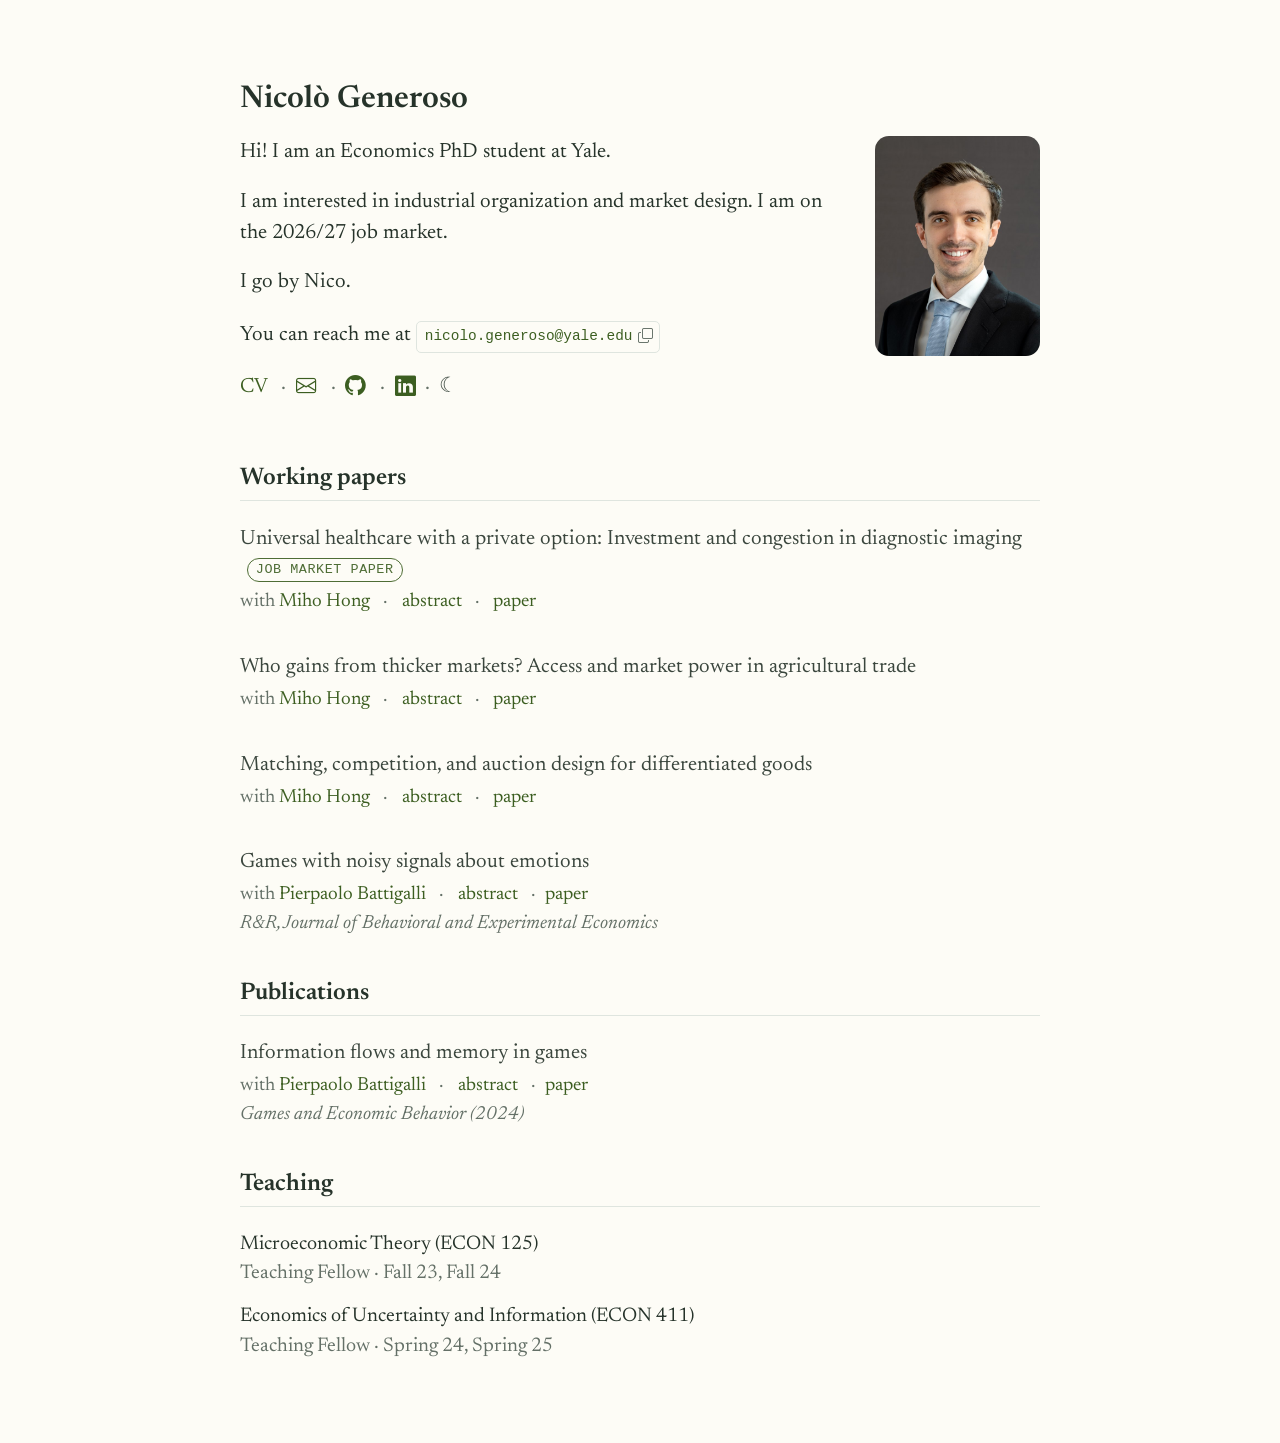
<file: index.html>
<!DOCTYPE html>
<html xmlns="http://www.w3.org/1999/xhtml" lang="en" xml:lang="en"><head>

<meta charset="utf-8">
<meta name="generator" content="quarto-1.11.9">

<meta name="viewport" content="width=device-width, initial-scale=1.0, user-scalable=yes">


<title>Nicolò Generoso</title>
<style>
/* Default styles provided by pandoc.
** See https://pandoc.org/MANUAL.html#variables-for-html for config info.
*/
span.smallcaps{font-variant: small-caps;}
div.columns{display: flex; gap: 1.5em;}
div.column{flex: auto;}
@media screen {
div.columns{gap: min(4vw, 1.5em);}
div.column{overflow-x: auto;}
}
div.hanging-indent{margin-left: 1.5em; text-indent: -1.5em;}
ul.task-list{list-style: none;}
ul.task-list li input[type="checkbox"] {
  width: 0.8em;
  margin: 0 0.8em 0.2em -1em; /* quarto-specific, see https://github.com/quarto-dev/quarto-cli/issues/4556 */ 
  vertical-align: middle;
}
</style>


<script src="site_libs/quarto-nav/quarto-nav.js"></script>
<link href="./pictures/favicon.svg" rel="icon" type="image/svg+xml">
<script src="site_libs/clipboard/clipboard.min.js"></script>
<script src="site_libs/quarto-html/quarto.js" type="module"></script>
<script src="site_libs/quarto-html/tabsets/tabsets.js" type="module"></script>
<script src="site_libs/quarto-html/scrollable-regions/scrollable-regions.js" type="module"></script>
<script src="site_libs/quarto-html/popper.min.js"></script>
<script src="site_libs/quarto-html/tippy.umd.min.js"></script>
<link href="site_libs/quarto-html/tippy.css" rel="stylesheet">
<link href="site_libs/quarto-html/quarto-syntax-highlighting-63b5708e65d6cd79cd7618c58d0c21e7.css" rel="stylesheet" class="quarto-color-scheme" id="quarto-text-highlighting-styles">
<link href="site_libs/quarto-html/quarto-syntax-highlighting-dark-447e42e69aaa9833c0ba1b986f430b20.css" rel="stylesheet" class="quarto-color-scheme quarto-color-alternate" id="quarto-text-highlighting-styles">
<link href="site_libs/quarto-html/quarto-syntax-highlighting-63b5708e65d6cd79cd7618c58d0c21e7.css" rel="stylesheet" class="quarto-color-scheme-extra" id="quarto-text-highlighting-styles">
<script src="site_libs/bootstrap/bootstrap.min.js"></script>
<link href="site_libs/bootstrap/bootstrap-icons.css" rel="stylesheet">
<link href="site_libs/bootstrap/bootstrap-d9247e4441fc65e5bd73f63fcaae32f0.min.css" rel="stylesheet" append-hash="true" class="quarto-color-scheme" id="quarto-bootstrap" data-mode="light">
<link href="site_libs/bootstrap/bootstrap-dark-b52200866a8586ec9ebaf56d2b19a6f0.min.css" rel="stylesheet" append-hash="true" class="quarto-color-scheme quarto-color-alternate" id="quarto-bootstrap" data-mode="dark">
<link href="site_libs/bootstrap/bootstrap-d9247e4441fc65e5bd73f63fcaae32f0.min.css" rel="stylesheet" append-hash="true" class="quarto-color-scheme-extra" id="quarto-bootstrap" data-mode="light">
<script id="quarto-search-options" type="application/json">{
  "language": {
    "search-no-results-text": "No results",
    "search-matching-documents-text": "matching documents",
    "search-copy-link-title": "Copy link to search",
    "search-hide-matches-text": "Hide additional matches",
    "search-more-match-text": "more match in this document",
    "search-more-matches-text": "more matches in this document",
    "search-clear-button-title": "Clear",
    "search-text-placeholder": "",
    "search-detached-cancel-button-title": "Cancel",
    "search-submit-button-title": "Submit",
    "search-label": "Search"
  }
}</script>
<link rel="preconnect" href="https://fonts.googleapis.com">
<link rel="preconnect" href="https://fonts.gstatic.com" crossorigin="">
<link rel="stylesheet" href="https://fonts.googleapis.com/css2?family=Newsreader:ital,opsz,wght@0,6..72,400;0,6..72,500;0,6..72,600;1,6..72,400&amp;display=swap">
<script defer="" src="https://cloud.umami.is/script.js" data-website-id="1cf268b5-c67c-42d9-b3e4-33e1480171d0">
</script>


</head>

<body class="quarto-light"><a id="quarto-skip-link" class="visually-hidden-focusable" href="#quarto-document-content">Skip to main content</a><script id="quarto-html-before-body" type="application/javascript">
    const toggleBodyColorMode = (bsSheetEl) => {
      const mode = bsSheetEl.getAttribute("data-mode");
      const bodyEl = window.document.querySelector("body");
      if (mode === "dark") {
        bodyEl.classList.add("quarto-dark");
        bodyEl.classList.remove("quarto-light");
      } else {
        bodyEl.classList.add("quarto-light");
        bodyEl.classList.remove("quarto-dark");
      }
    }
    const toggleBodyColorPrimary = () => {
      const bsSheetEl = window.document.querySelector("link#quarto-bootstrap:not([rel=disabled-stylesheet])");
      if (bsSheetEl) {
        toggleBodyColorMode(bsSheetEl);
      }
    }
    const setColorSchemeToggle = (alternate) => {
      const toggles = window.document.querySelectorAll('.quarto-color-scheme-toggle');
      for (let i=0; i < toggles.length; i++) {
        const toggle = toggles[i];
        if (toggle) {
          toggle.setAttribute("aria-checked", alternate ? "true" : "false");
          if (alternate) {
            toggle.classList.add("alternate");
          } else {
            toggle.classList.remove("alternate");
          }
        }
      }
    };
    const toggleColorMode = (alternate) => {
      // Switch the stylesheets
      const primaryStylesheets = window.document.querySelectorAll('link.quarto-color-scheme:not(.quarto-color-alternate)');
      const alternateStylesheets = window.document.querySelectorAll('link.quarto-color-scheme.quarto-color-alternate');
      manageTransitions('#quarto-margin-sidebar .nav-link', false);
      if (alternate) {
        // note: dark is layered on light, we don't disable primary!
        enableStylesheet(alternateStylesheets);
        for (const sheetNode of alternateStylesheets) {
          if (sheetNode.id === "quarto-bootstrap") {
            toggleBodyColorMode(sheetNode);
          }
        }
      } else {
        disableStylesheet(alternateStylesheets);
        enableStylesheet(primaryStylesheets)
        toggleBodyColorPrimary();
      }
      manageTransitions('#quarto-margin-sidebar .nav-link', true);
      // Switch the toggles
      setColorSchemeToggle(alternate)
    }
    // Hack to workaround the fact that safari doesn't
    // properly recolor the scrollbar when toggling (#1455).
    // Not run on load: stylesheets are set before first paint there, and
    // scrolling would undo the scroll to a URL fragment (#14973).
    // The one pixel nudge keeps the reader where they were.
    const refreshSafariScrollbar = () => {
      if (navigator.userAgent.indexOf('Safari') > 0 && navigator.userAgent.indexOf('Chrome') == -1) {
        manageTransitions("body", false);
        const scrollY = window.scrollY;
        window.scrollTo(0, scrollY > 0 ? scrollY - 1 : 1);
        setTimeout(() => {
          window.scrollTo(0, scrollY);
          manageTransitions("body", true);
        }, 40);
      }
    }
    const disableStylesheet = (stylesheets) => {
      for (let i=0; i < stylesheets.length; i++) {
        const stylesheet = stylesheets[i];
        stylesheet.rel = 'disabled-stylesheet';
      }
    }
    const enableStylesheet = (stylesheets) => {
      for (let i=0; i < stylesheets.length; i++) {
        const stylesheet = stylesheets[i];
        if(stylesheet.rel !== 'stylesheet') { // for Chrome, which will still FOUC without this check
          stylesheet.rel = 'stylesheet';
        }
      }
    }
    const manageTransitions = (selector, allowTransitions) => {
      const els = window.document.querySelectorAll(selector);
      for (let i=0; i < els.length; i++) {
        const el = els[i];
        if (allowTransitions) {
          el.classList.remove('notransition');
        } else {
          el.classList.add('notransition');
        }
      }
    }
    const isFileUrl = () => {
      return window.location.protocol === 'file:';
    }
    const hasAlternateSentinel = () => {
      let styleSentinel = getColorSchemeSentinel();
      if (styleSentinel !== null) {
        return styleSentinel === "alternate";
      } else {
        return false;
      }
    }
    const setStyleSentinel = (alternate) => {
      const value = alternate ? "alternate" : "default";
      if (!isFileUrl()) {
        window.localStorage.setItem("quarto-color-scheme", value);
      } else {
        localAlternateSentinel = value;
      }
    }
    const getColorSchemeSentinel = () => {
      if (!isFileUrl()) {
        const storageValue = window.localStorage.getItem("quarto-color-scheme");
        return storageValue != null ? storageValue : localAlternateSentinel;
      } else {
        return localAlternateSentinel;
      }
    }
    const toggleGiscusIfUsed = (isAlternate, darkModeDefault) => {
      const baseTheme = document.querySelector('#giscus-base-theme')?.value ?? 'light';
      const alternateTheme = document.querySelector('#giscus-alt-theme')?.value ?? 'dark';
      let newTheme = '';
      if(authorPrefersDark) {
        newTheme = isAlternate ? baseTheme : alternateTheme;
      } else {
        newTheme = isAlternate ? alternateTheme : baseTheme;
      }
      const changeGiscusTheme = () => {
        // From: https://github.com/giscus/giscus/issues/336
        const sendMessage = (message) => {
          const iframe = document.querySelector('iframe.giscus-frame');
          if (!iframe) return;
          iframe.contentWindow.postMessage({ giscus: message }, 'https://giscus.app');
        }
        sendMessage({
          setConfig: {
            theme: newTheme
          }
        });
      }
      const isGiscussLoaded = window.document.querySelector('iframe.giscus-frame') !== null;
      if (isGiscussLoaded) {
        changeGiscusTheme();
      }
    };
    const authorPrefersDark = false;
    const darkModeDefault = authorPrefersDark;
      document.querySelector('link#quarto-text-highlighting-styles.quarto-color-scheme-extra').rel = 'disabled-stylesheet';
      document.querySelector('link#quarto-bootstrap.quarto-color-scheme-extra').rel = 'disabled-stylesheet';
    let localAlternateSentinel = darkModeDefault ? 'alternate' : 'default';
    // Dark / light mode switch
    window.quartoToggleColorScheme = () => {
      // Read the current dark / light value
      let toAlternate = !hasAlternateSentinel();
      toggleColorMode(toAlternate);
      refreshSafariScrollbar();
      setStyleSentinel(toAlternate);
      toggleGiscusIfUsed(toAlternate, darkModeDefault);
      window.dispatchEvent(new Event('resize'));
    };
    // Switch to dark mode if need be
    if (hasAlternateSentinel()) {
      toggleColorMode(true);
    } else {
      toggleColorMode(false);
    }
  </script>

<div id="quarto-search-results"></div>
<!-- content -->
<div id="quarto-content" class="quarto-container page-columns page-rows-contents page-layout-full">
<!-- sidebar -->
<!-- margin-sidebar -->
    
<!-- main -->
<main class="content column-page" id="quarto-document-content" tabindex="-1">


<header id="title-block-header" class="quarto-title-block default">
<div class="quarto-title">
<h1 class="title">Nicolò Generoso</h1>
</div>



<div class="quarto-title-meta column-page">

    
  
    
  </div>
  


</header>


<div class="home">
<div class="bio">
<section id="nicolò-generoso" class="level1 bio-text">
<h1>Nicolò Generoso</h1>
<p>Hi! I am an Economics PhD student at Yale.</p>
<p>I am interested in industrial organization and market design. I am on the 2026/27 job market.</p>
<p>I go by Nico.</p>
<!-- Copy-able email box -->
<div class="email-line">
<p>You can reach me at <span class="email-copy" data-email="nicolo.generoso@yale.edu" title="Click to copy"><code class="email-copy-addr">nicolo.generoso@yale.edu</code><button type="button" class="email-copy-btn" aria-label="Copy email address"><i class="bi bi-copy"></i></button></span></p>
</div>
<div class="linkrow">
<!-- CV · email · GitHub · LinkedIn -->
<p><a href="./Generoso_Nicolo_CV.pdf" data-umami-event="cv-click">CV</a> <a href="mailto:nicolo.generoso@yale.edu"><i class="bi bi-envelope"></i></a> <a href="https://github.com/nicologeneroso" title="GitHub"><i class="bi bi-github"></i></a> <a href="https://www.linkedin.com/in/ngeneroso" title="LinkedIn"><i class="bi bi-linkedin"></i></a></p>
</div>
</section>
<p><img src="pictures/picture.jpg" class="bio-photo" alt="Nicolò Generoso"></p>
</div>
<div class="research-area">
<section id="working-papers" class="level2">
<h2 data-anchor-id="working-papers">Working papers</h2>
<section id="universal-healthcare-with-a-private-option-investment-and-congestion-in-diagnostic-imaging-job-market-paper" class="level4">
<h4 data-anchor-id="universal-healthcare-with-a-private-option-investment-and-congestion-in-diagnostic-imaging-job-market-paper">Universal healthcare with a private option: Investment and congestion in diagnostic imaging <span class="tag">Job Market Paper</span></h4>
<div class="paper-meta">
  with <a href="https://sites.google.com/view/mihohong">Miho Hong</a>
  <span class="paper-inline-links">
    <button class="abstract-toggle" type="button">
      abstract
    </button>
    <a href="./papers/Generoso_JMP.pdf" target="_blank" rel="noopener" data-umami-event="paper-click" data-umami-event-paper="hosp">
     paper
    </a>
  </span>
</div>
<div class="paper">
  <div class="abs-body">
    We study patient welfare, capacity investment, and wait times in a universal healthcare system where patients can either wait for publicly funded care or pay for faster private treatment. Allowing private-pay care can stimulate capacity investment and relieve public queues, but market power can distort prices and the allocation of treatment. We build a model of patient choice, wait times, pricing, and capacity investment. Estimation combines administrative data on publicly funded care and scraped private prices and appointment availability. We find that patients have heterogeneous preferences for timely care. Moreover, pricing and capacity choices affect equilibrium wait times, but profit-maximizing providers do not internalize the resulting congestion externality. The socially efficient allocation would lower private prices and expand capacity. Disallowing private-pay care would reduce patient welfare through the loss of sorting on willingness to pay for timeliness, increased congestion in public queues, and reduced capacity investment. Attaining the status quo welfare under public-only provision would require a 35%-higher public budget to fund additional publicly provided capacity. Private-pay care benefits patients in nearly all urgency, age, and income groups, including those unlikely to use it themselves, who gain from reduced congestion in public queues.
  </div>
</div>
</section>
<section id="who-gains-from-thicker-markets-access-and-market-power-in-agricultural-trade" class="level4">
<h4 data-anchor-id="who-gains-from-thicker-markets-access-and-market-power-in-agricultural-trade">Who gains from thicker markets? Access and market power in agricultural trade</h4>
<div class="paper-meta">
  with <a href="https://sites.google.com/view/mihohong">Miho Hong</a>
  <span class="paper-inline-links">
    <button class="abstract-toggle" type="button">
      abstract
    </button>
    <a href="https://yaleedu-my.sharepoint.com/:b:/g/personal/miho_hong_yale_edu/IQB1rAJgQHHjTIN65BzzCVspAVWG55E32OWhJNqFFbaRzR0" data-umami-event="paper-click" data-umami-event-paper="thickenss">
     paper
    </a>
  </span>
</div>
<div class="paper">
  <div class="abs-body">
    We study how the organization of trade affects efficiency and surplus division in South Korea's agricultural wholesale markets, where farmers transport and sell produce through auction houses to buyers. Integrating fragmented trading pools can improve match quality and limit market power on both sides. However, it can also discourage participation and strengthen auction houses' fee-setting power. Consolidating trade in fewer locations can also raise transportation costs. We develop a model of farmer sorting, bidder participation, spot-market trade, downstream sales, and auction house fee setting. We use detailed fresh-produce auction records from 2016-2023 to estimate the model. On the seller side, we construct a panel of farmers' shipment choices under varying competitive environments shaped by exogenous harvest patterns, which identifies their sensitivity to distance and price. On the buyer side, optimal participation conditions identify bidder markdowns. We combine these markdowns with auction prices to identify match values created from trade as a flexible function of supply and bidder counts. Estimates show that match quality increases substantially with the number of participating bidders, especially for crops with more within-crop varieties. Yet neither side of the market fully internalizes these gains because of bidder market power and matching benefits that accrue to other participants; counterfactuals show that removing these distortions, as well as auction house market power, would raise total surplus by 27%. Nevertheless, we find that even with such distortions, integrating co-located auction houses---under the existing cap on auction house fees---would have a larger welfare effect (+40%), with farmers capturing roughly 41% of the increase. Finally, we show that consolidating niche market locations into regional hubs can raise total surplus despite higher transport costs.
  </div>
</div>
</section>
<section id="matching-competition-and-auction-design-for-differentiated-goods" class="level4">
<h4 data-anchor-id="matching-competition-and-auction-design-for-differentiated-goods">Matching, competition, and auction design for differentiated goods</h4>
<div class="paper-meta">
  with <a href="https://sites.google.com/view/mihohong">Miho Hong</a>
  <span class="paper-inline-links">
    <button class="abstract-toggle" type="button">abstract
    </button>
    <a href="./papers/Generoso_Hong_peaches.pdf" target="_blank" rel="noopener" data-umami-event="paper-click" data-umami-event-paper="peaches">
     paper
    </a>
  </span>
</div>
<div class="paper">
  <div class="abs-body">
    Allocation of differentiated goods to buyers with heterogeneous tastes introduces a tradeoff between efficient product-buyer matching and competition between buyers. Separate auctions improve matching by letting buyers target preferred items but thin competition, while pooling differentiated objects increases competition at the expense of match quality. We quantify this tradeoff in wholesale peach auctions in South Korea, where hundreds of lots are auctioned sequentially each day. We document bidder-variety sorting in auction participation and estimate a model of sequential auctions with multi-unit bidder demand, heterogeneous latent tastes for varieties, and selective entry. The estimates reveal heterogeneity in both relative valuations and willingness to bid across varieties. Revenue-maximizing schemes pool varieties that attract different bidders while preserving the horizontal differentiation most valuable for matching. These schemes would raise revenue by 4.8-7.5%, with effects on efficiency ranging from a 2.2% loss to a 0.5% gain. The status quo is typically dominated by pooling schemes that would improve both revenue and match value. Supply composition changes the balance between participation gains and matching losses, and an index of these forces closely predicts the resulting revenue ranking of pooling schemes.
  </div>
</div>
</section>
<section id="games-with-noisy-signals-about-emotions" class="level4">
<h4 data-anchor-id="games-with-noisy-signals-about-emotions">Games with noisy signals about emotions</h4>
<div class="paper-meta">
  with <a href="https://www.unibocconi.it/en/faculty/pierpaolo-battigalli">Pierpaolo Battigalli</a>
  <span class="paper-inline-links">
    <button class="abstract-toggle" type="button">abstract</button>
    <a href="https://igier.unibocconi.eu/sites/default/files/media/publication/719_1.pdf?_gl=1*1jtf5vg*_up*MQ..*_ga*NTMwMTM5NjE3LjE3OTAwMjg2MzU.*_ga_BV13NTT085*czE3OTAwMjg2MzQkbzEkZzEkdDE3OTAwMjg2NTMkajQxJGwwJGgw">paper</a>
  </span>
  <br>
  <span class="venue"><em>R&amp;R, Journal of Behavioral and Experimental Economics</em></span>
</div>
<div class="paper">
  <div class="abs-body">
    We formalize a novel framework allowing for the observation of noisy signals about co-players' emotions, or states of mind. Insofar as the latter are belief-dependent, such feedback allows players to draw inferences informing their strategic thinking. First, we give a definition of players' rationality: we require that rational players hold coherent beliefs, that they update their beliefs consistently with the evidence and according to Bayes rule, that they plan optimally, and that they implement their plans. Under mild and reasonable technical assumptions, we prove that the set of states of the world in which a player is rational is an event (a Borel set). Second, we analyze players' strategic reasoning adapting the strong rationalizability solution concept, and we give its epistemic justification in terms of players' rationality and interactive beliefs. The "forward-induction" reasoning entailed by such solution allows players to make inferences about their co-players' beliefs, private information, and future, or past and unobserved behavior based on the behavioral and emotional feedback they obtain as the game unfolds. We illustrate our framework with a signaling-like example, showing that the possibility of betraying lies, e.g., by blushing, may incentivize truth-telling.
  </div>
</div>
</section>
</section>
<section id="publications" class="level2">
<h2 data-anchor-id="publications">Publications</h2>
<section id="information-flows-and-memory-in-games" class="level4">
<h4 data-anchor-id="information-flows-and-memory-in-games">Information flows and memory in games</h4>
<div class="paper-meta">
  with <a href="https://www.unibocconi.it/en/faculty/pierpaolo-battigalli">Pierpaolo Battigalli</a>
  <span class="paper-inline-links">
    <button class="abstract-toggle" type="button">abstract</button>
    <a href="https://doi.org/10.1016/j.geb.2024.03.018">paper</a>
  </span>
  <br>
  <span class="venue"><em>Games and Economic Behavior</em> (2024)</span>
</div>
<div class="paper">
  <div class="abs-body">
    The standard extensive-form partitional representation of information in sequential games fails to distinguish the description of the rules of interaction from the description of players' personal traits. Indeed, this representation does not model how the information given to players as per the rules of the game blends with players' cognitive abilities. We propose a representation of sequential games that explicitly describes the flow of information accruing to players rather than the stock of information retained by players encoded in information partitions. Then, we add a game-independent description of players' mnemonic abilities. If players have perfect memory, our flow representation gives rise to information partitions satisfying the perfect recall property, but different combinations of information flows and players' mnemonic abilities may induce the same information partitions. We show how to use our framework to explicitly model a wide array of cognitive limitations and embed them in the representation of game situations.
  </div>
</div>
</section>
</section>
<section id="teaching" class="level2">
<h2 data-anchor-id="teaching">Teaching</h2>
<div class="teaching-list">
<ul>
<li>Microeconomic Theory (ECON 125) <span class="course-meta">Teaching Fellow · Fall 23, Fall 24</span></li>
<li>Economics of Uncertainty and Information (ECON 411) <span class="course-meta">Teaching Fellow · Spring 24, Spring 25</span></li>
</ul>
</div>
</section>
</div>
</div>
<script>
document.addEventListener('DOMContentLoaded', function () {
  var row = document.querySelector('.linkrow p') || document.querySelector('.linkrow');
  if (!row) return;
  var toggle = document.querySelector('.quarto-color-scheme-toggle');
  if (!toggle) {
    toggle = document.createElement('a');
    toggle.className = 'quarto-color-scheme-toggle';
    toggle.href = '';
    toggle.title = 'Toggle dark mode';
    toggle.onclick = function () { try { window.quartoToggleColorScheme(); } catch (e) {} return false; };
    var i = document.createElement('i');
    i.className = 'bi';
    toggle.appendChild(i);
  }
  // muted "·" separating the links from the toggle
  var sep = document.createElement('span');
  sep.className = 'linkrow-sep';
  sep.textContent = '·';
  row.appendChild(sep);
  row.appendChild(toggle);
});
</script>
<script>
document.querySelectorAll('.abstract-toggle').forEach(function (button) {
  button.addEventListener('click', function () {
    button.classList.toggle('is-open');
  });
});
</script>
<script>
// Make the email copy-able:
(function () {
  var box = document.querySelector('.email-copy');
  if (!box) return;
  var icon = box.querySelector('.email-copy-btn i');
  var addr = box.querySelector('.email-copy-addr');
  var timer;

  // Fall back to the old select+execCommand 
  function copyText(text) {
    if (navigator.clipboard && window.isSecureContext) {
      return navigator.clipboard.writeText(text);
    }
    return new Promise(function (resolve, reject) {
      var ta = document.createElement('textarea');
      ta.value = text;
      ta.setAttribute('readonly', '');
      ta.style.position = 'fixed';
      ta.style.opacity = '0';
      document.body.appendChild(ta);
      ta.select();
      var ok = false;
      try { ok = document.execCommand('copy'); } catch (e) { ok = false; }
      document.body.removeChild(ta);
      ok ? resolve() : reject();
    });
  }

  // Swap the copy icon for another one for a moment, then revert it
  function flash(iconClass, tip, ms) {
    icon.className = iconClass;
    box.title = tip;
    box.classList.add('is-copied');
    clearTimeout(timer);
    timer = setTimeout(function () {
      icon.className = 'bi bi-copy';
      box.title = 'Click to copy';
      box.classList.remove('is-copied');
    }, ms);
  }

  box.addEventListener('click', function () {
    copyText(box.dataset.email).then(function () {
      flash('bi bi-check2', 'Copied!', 1800);
    }).catch(function () {
      var range = document.createRange();
      range.selectNodeContents(addr);
      var sel = window.getSelection();
      sel.removeAllRanges();
      sel.addRange(range);
      flash('bi bi-exclamation-circle', 'Press Ctrl+C to copy', 2600);
    });
  });
})();
</script>



</main> <!-- /main -->
<script id="quarto-html-after-body" type="application/javascript">
  window.document.addEventListener("DOMContentLoaded", function (event) {
    // Ensure there is a toggle, if there isn't float one in the top right
    if (window.document.querySelector('.quarto-color-scheme-toggle') === null) {
      const toggle = window.document.createElement('button');
      toggle.type = "button";
      toggle.setAttribute("role", "switch");
      toggle.setAttribute("aria-checked", "false");
      toggle.classList.add('top-right');
      toggle.classList.add('quarto-color-scheme-toggle');
      toggle.setAttribute("aria-label", "Toggle dark mode");
      toggle.onclick = function() { try { window.quartoToggleColorScheme(); } catch {} return false; };
      const i = window.document.createElement("i");
      i.classList.add('bi');
      toggle.appendChild(i);
      // Put the toggle in a landmark of its own, so that landmark navigation
      // can reach it.
      //
      // The container is always a fresh direct child of body, and the toggle is
      // never moved into page furniture that the theme or the author controls.
      // The toggle is positioned against the page, so any ancestor that
      // establishes a containing block captures it: a positioned element or a
      // grid for position: absolute, and transform, filter, will-change or
      // contain for position: fixed. A direct child of body has none of these
      // to inherit, and the shift when one appears is silent and visual.
      //
      // ARIA says a document should have at most one banner, and axe reports a
      // duplicate whether or not the banners carry distinct labels. So use a
      // header when the page has no banner yet, and a named region otherwise.
      //
      // A header is a banner wherever it sits, unless it is inside sectioning
      // content, so this cannot just look at the children of body: a custom
      // page layout wraps the title block header in a plain div. An explicit
      // role="banner" always counts.
      const sectioning = 'article, aside, main, nav, section, [role="article"], [role="complementary"], [role="main"], [role="navigation"], [role="region"]';
      const hasBanner = Array.from(
        window.document.querySelectorAll('header:not([role]), [role="banner"]')
      ).some(function(el) {
        return el.hasAttribute("role") || el.closest(sectioning) === null;
      });
      const container = window.document.createElement(hasBanner ? "div" : "header");
      if (hasBanner) {
        container.setAttribute("role", "region");
        container.setAttribute("aria-label", "Toggle dark mode");
      }
      container.classList.add('quarto-color-scheme-toggle-container');
      container.appendChild(toggle);
      window.document.body.appendChild(container);
    }
    setColorSchemeToggle(hasAlternateSentinel())
    const isCodeAnnotation = (el) => {
      for (const clz of el.classList) {
        if (clz.startsWith('code-annotation-')) {                     
          return true;
        }
      }
      return false;
    }
    const onCopySuccess = function(e) {
      // button target
      const button = e.trigger;
      // don't keep focus
      button.blur();
      // flash "checked"
      button.classList.add('code-copy-button-checked');
      var currentTitle = button.getAttribute("title");
      button.setAttribute("title", "Copied!");
      let tooltip;
      if (window.bootstrap) {
        button.setAttribute("data-bs-toggle", "tooltip");
        button.setAttribute("data-bs-placement", "left");
        button.setAttribute("data-bs-title", "Copied!");
        tooltip = new bootstrap.Tooltip(button, 
          { trigger: "manual", 
            customClass: "code-copy-button-tooltip",
            offset: [0, -8]});
        tooltip.show();    
      }
      setTimeout(function() {
        if (tooltip) {
          tooltip.hide();
          button.removeAttribute("data-bs-title");
          button.removeAttribute("data-bs-toggle");
          button.removeAttribute("data-bs-placement");
        }
        button.setAttribute("title", currentTitle);
        button.classList.remove('code-copy-button-checked');
      }, 1000);
      // clear code selection
      e.clearSelection();
    }
    const getTextToCopy = function(trigger) {
      const outerScaffold = trigger.parentElement.cloneNode(true);
      const codeEl = outerScaffold.querySelector('code');
      for (const childEl of codeEl.children) {
        if (isCodeAnnotation(childEl)) {
          childEl.remove();
        }
      }
      return codeEl.innerText;
    }
    const clipboard = new window.ClipboardJS('.code-copy-button:not([data-in-quarto-modal])', {
      text: getTextToCopy
    });
    clipboard.on('success', onCopySuccess);
    if (window.document.getElementById('quarto-embedded-source-code-modal')) {
      const clipboardModal = new window.ClipboardJS('.code-copy-button[data-in-quarto-modal]', {
        text: getTextToCopy,
        container: window.document.getElementById('quarto-embedded-source-code-modal')
      });
      clipboardModal.on('success', onCopySuccess);
    }
      var localhostRegex = new RegExp(/^(?:http|https):\/\/localhost\:?[0-9]*\//);
      var mailtoRegex = new RegExp(/^mailto:/);
        var filterRegex = new RegExp("https:\/\/nicologeneroso\.github\.io\/");
      const newWindowLabel = "(opens in a new tab)";
      const newWindowNoteId = "quarto-ext-newwindow-label";
      // Links reference one hidden label through aria-describedby, so the
      // announcement never changes their accessible name.
      var describeNewWindow = (link) => {
        if (!window.document.getElementById(newWindowNoteId)) {
          var newWindowNote = window.document.createElement("span");
          newWindowNote.id = newWindowNoteId;
          newWindowNote.hidden = true;
          newWindowNote.textContent = newWindowLabel;
          window.document.body.appendChild(newWindowNote);
        }
        var describedBy = (link.getAttribute("aria-describedby") || "").split(/\s+/).filter(Boolean);
        if (!describedBy.includes(newWindowNoteId)) {
          describedBy.push(newWindowNoteId);
          link.setAttribute("aria-describedby", describedBy.join(" "));
        }
      }
      var isInternal = (href) => {
          return filterRegex.test(href) || localhostRegex.test(href) || mailtoRegex.test(href);
      }
      // Inspect non-navigation links and adorn them if external
      window.quartoDecorateExternalLinks = function (root) {
     var links = (root || window.document).querySelectorAll('a[href]:not(.nav-link):not(.navbar-brand):not(.toc-action):not(.sidebar-link):not(.sidebar-item-toggle):not(.pagination-link):not(.no-external):not([aria-hidden]):not(.dropdown-item):not(.quarto-navigation-tool):not(.about-link)');
      for (var i=0; i<links.length; i++) {
        const link = links[i];
        if (!isInternal(link.href)) {
          // undo the damage that might have been done by quarto-nav.js in the case of
          // links that we want to consider external
          if (link.dataset.originalHref !== undefined) {
            link.href = link.dataset.originalHref;
          }
            // target, if specified
            link.setAttribute("target", "_blank");
            if (link.getAttribute("rel") === null) {
              link.setAttribute("rel", "noopener");
            }
            describeNewWindow(link);
          if (!link.classList.contains('no-external-icon')) {
          }
        }
      }
      };
      window.quartoDecorateExternalLinks(window.document);
    // Esc closes the popup (WCAG 1.4.13) and focus leaving both trigger and
    // popup closes it (WCAG 2.4.11); tippy handles neither for interactive popups.
    const hideOnEscAndFocusOut = {
      name: 'hideOnEscAndFocusOut',
      defaultValue: true,
      fn(instance) {
        const dismiss = () => {
          // A show scheduled by the trigger delay would otherwise reopen it
          instance.clearDelayTimeouts();
          instance.hide();
        };
        const onKeyDown = (event) => {
          if (event.key !== 'Escape') {
            return;
          }
          // Keep Esc from also reaching page handlers (e.g. reveal.js overview),
          // except an open reveal.js slide menu, which Esc should close too.
          // The menu handles keys only when its keyboard option is on.
          const menuHandlesEsc = window.Reveal?.getPlugin?.('menu')?.isOpen() &&
            window.Reveal.getConfig().menu?.keyboard !== false;
          if (!menuHandlesEsc) {
            event.stopPropagation();
          }
          if (instance.popper.contains(window.document.activeElement)) {
            // Disabled while refocusing so the focus trigger does not reopen it
            instance.disable();
            instance.reference.focus();
            instance.enable();
          }
          dismiss();
        };
        const onFocusOut = (event) => {
          const target = event.relatedTarget;
          if (target && !instance.reference.contains(target) &&
              !instance.popper.contains(target)) {
            dismiss();
          }
        };
        // On the trigger too: a click trigger (code-annotations: select) has no
        // blur handling. Attached for the instance's lifetime so leaving the
        // trigger also cancels a show still pending on the trigger delay.
        instance.reference.addEventListener('focusout', onFocusOut);
        return {
          onShow() {
            window.document.addEventListener('keydown', onKeyDown, true);
            instance.popper.addEventListener('focusout', onFocusOut);
          },
          onHide() {
            window.document.removeEventListener('keydown', onKeyDown, true);
            instance.popper.removeEventListener('focusout', onFocusOut);
          },
          onDestroy() {
            instance.reference.removeEventListener('focusout', onFocusOut);
          },
        };
      },
    };
    function tippyHover(el, contentFn, onTriggerFn, onUntriggerFn) {
      const config = {
        allowHTML: true,
        maxWidth: 500,
        delay: 100,
        arrow: false,
        appendTo: function(el) {
            return el.parentElement;
        },
        interactive: true,
        interactiveBorder: 10,
        theme: 'quarto',
        placement: 'bottom-start',
        plugins: [hideOnEscAndFocusOut],
      };
      if (contentFn) {
        config.content = contentFn;
      }
      if (onTriggerFn) {
        config.onTrigger = onTriggerFn;
      }
      if (onUntriggerFn) {
        config.onUntrigger = onUntriggerFn;
      }
      window.tippy(el, config); 
    }
    const noterefs = window.document.querySelectorAll('a[role="doc-noteref"]');
    for (var i=0; i<noterefs.length; i++) {
      const ref = noterefs[i];
      tippyHover(ref, function() {
        // use id or data attribute instead here
        let href = ref.getAttribute('data-footnote-href') || ref.getAttribute('href');
        try { href = new URL(href).hash; } catch {}
        const id = href.replace(/^#\/?/, "");
        const note = window.document.getElementById(id);
        if (note) {
          return note.innerHTML;
        } else {
          return "";
        }
      });
    }
    const xrefs = window.document.querySelectorAll('a.quarto-xref');
    const processXRef = (id, note) => {
      // Strip column container classes
      const stripColumnClz = (el) => {
        el.classList.remove("page-full", "page-columns");
        if (el.children) {
          for (const child of el.children) {
            stripColumnClz(child);
          }
        }
      }
      stripColumnClz(note)
      if (id === null || id.startsWith('sec-')) {
        // Special case sections, only their first couple elements
        const container = document.createElement("div");
        if (note.children && note.children.length > 2) {
          container.appendChild(note.children[0].cloneNode(true));
          for (let i = 1; i < note.children.length; i++) {
            const child = note.children[i];
            if (child.tagName === "P" && child.innerText === "") {
              continue;
            } else {
              container.appendChild(child.cloneNode(true));
              break;
            }
          }
          if (window.Quarto?.typesetMath) {
            window.Quarto.typesetMath(container);
          }
          return container.innerHTML
        } else {
          if (window.Quarto?.typesetMath) {
            window.Quarto.typesetMath(note);
          }
          return note.innerHTML;
        }
      } else {
        // Remove any anchor links if they are present
        const anchorLink = note.querySelector('a.anchorjs-link');
        if (anchorLink) {
          anchorLink.remove();
        }
        if (window.Quarto?.typesetMath) {
          window.Quarto.typesetMath(note);
        }
        if (note.classList.contains("callout")) {
          return note.outerHTML;
        } else {
          return note.innerHTML;
        }
      }
    }
    for (var i=0; i<xrefs.length; i++) {
      const xref = xrefs[i];
      tippyHover(xref, undefined, function(instance) {
        instance.disable();
        let url = xref.getAttribute('href');
        let hash = undefined; 
        if (url.startsWith('#')) {
          hash = url;
        } else {
          try { hash = new URL(url).hash; } catch {}
        }
        if (hash) {
          const id = hash.replace(/^#\/?/, "");
          const note = window.document.getElementById(id);
          if (note !== null) {
            try {
              const html = processXRef(id, note.cloneNode(true));
              instance.setContent(html);
            } finally {
              instance.enable();
              instance.show();
            }
          } else {
            // See if we can fetch this
            fetch(url.split('#')[0])
            .then(res => res.text())
            .then(html => {
              const parser = new DOMParser();
              const htmlDoc = parser.parseFromString(html, "text/html");
              const note = htmlDoc.getElementById(id);
              if (note !== null) {
                const html = processXRef(id, note);
                instance.setContent(html);
              } 
            }).finally(() => {
              instance.enable();
              instance.show();
            });
          }
        } else {
          // See if we can fetch a full url (with no hash to target)
          // This is a special case and we should probably do some content thinning / targeting
          fetch(url)
          .then(res => res.text())
          .then(html => {
            const parser = new DOMParser();
            const htmlDoc = parser.parseFromString(html, "text/html");
            const note = htmlDoc.querySelector('main.content');
            if (note !== null) {
              // This should only happen for chapter cross references
              // (since there is no id in the URL)
              // remove the first header
              if (note.children.length > 0 && note.children[0].tagName === "HEADER") {
                note.children[0].remove();
              }
              const html = processXRef(null, note);
              instance.setContent(html);
            } 
          }).finally(() => {
            instance.enable();
            instance.show();
          });
        }
      }, function(instance) {
      });
    }
        let selectedAnnoteEl;
        const selectorForAnnotation = ( cell, annotation) => {
          let cellAttr = 'data-code-cell="' + cell + '"';
          let lineAttr = 'data-code-annotation="' +  annotation + '"';
          const selector = 'span[' + cellAttr + '][' + lineAttr + ']';
          return selector;
        }
        const selectCodeLines = (annoteEl) => {
          const doc = window.document;
          const targetCell = annoteEl.getAttribute("data-target-cell");
          const targetAnnotation = annoteEl.getAttribute("data-target-annotation");
          const annoteSpan = window.document.querySelector(selectorForAnnotation(targetCell, targetAnnotation));
          const lines = annoteSpan.getAttribute("data-code-lines").split(",");
          const lineIds = lines.map((line) => {
            return targetCell + "-" + line;
          })
          // Each band is positioned against its own containing block, which is
          // not the offsetParent of the lines, so place it from client rects.
          const placeBand = (band, firstEl, lastEl, codeBlock) => {
            const container = band.offsetParent;
            if (container === null) {
              return;
            }
            const containerRect = container.getBoundingClientRect();
            // Reveal.js scales slides with a transform, so convert client
            // pixels back to the CSS pixels of the container.
            const scale = containerRect.height / container.offsetHeight || 1;
            const firstRect = firstEl.getBoundingClientRect();
            const lastRect = lastEl.getBoundingClientRect();
            const top = (firstRect.top - containerRect.top) / scale - container.clientTop + container.scrollTop;
            const height = (lastRect.bottom - firstRect.top) / scale;
            band.style.top = top - 2 + "px";
            band.style.height = height + 4 + "px";
            if (codeBlock) {
              // Without the copy button wrapper, the containing block is wider
              // than the code block, so span the code block explicitly.
              const blockRect = codeBlock.getBoundingClientRect();
              band.style.left = (blockRect.left - containerRect.left) / scale - container.clientLeft + container.scrollLeft + "px";
              band.style.width = blockRect.width / scale + "px";
            }
          };
          if (lineIds.length > 0) {
            const el = window.document.getElementById(lineIds[0]);
            const lastEl = window.document.getElementById(lineIds[lineIds.length - 1]);
            const parent = el.parentElement.parentElement;
            // cook up a div (if necessary) and position it
            let div = window.document.getElementById("code-annotation-line-highlight");
            if (div === null) {
              div = window.document.createElement("div");
              div.setAttribute("id", "code-annotation-line-highlight");
              div.style.position = 'absolute';
              parent.appendChild(div);
            }
            placeBand(div, el, lastEl, parent.closest("div.sourceCode") || parent);
            let gutterDiv = window.document.getElementById("code-annotation-line-highlight-gutter");
            if (gutterDiv === null) {
              gutterDiv = window.document.createElement("div");
              gutterDiv.setAttribute("id", "code-annotation-line-highlight-gutter");
              gutterDiv.style.position = 'absolute';
              const codeCell = window.document.getElementById(targetCell);
              const gutter = codeCell.querySelector('.code-annotation-gutter');
              gutter.appendChild(gutterDiv);
            }
            placeBand(gutterDiv, el, lastEl);
            selectedAnnoteEl = annoteEl;
          }
        };
        const unselectCodeLines = () => {
          const elementsIds = ["code-annotation-line-highlight", "code-annotation-line-highlight-gutter"];
          elementsIds.forEach((elId) => {
            const div = window.document.getElementById(elId);
            if (div) {
              div.remove();
            }
          });
          selectedAnnoteEl = undefined;
        };
          // Handle positioning of the toggle
      window.addEventListener(
        "resize",
        throttle(() => {
          elRect = undefined;
          if (selectedAnnoteEl) {
            selectCodeLines(selectedAnnoteEl);
          }
        }, 10)
      );
      function throttle(fn, ms) {
      let throttle = false;
      let timer;
        return (...args) => {
          if(!throttle) { // first call gets through
              fn.apply(this, args);
              throttle = true;
          } else { // all the others get throttled
              if(timer) clearTimeout(timer); // cancel #2
              timer = setTimeout(() => {
                fn.apply(this, args);
                timer = throttle = false;
              }, ms);
          }
        };
      }
        // Attach click handler to the DT
        const annoteDls = window.document.querySelectorAll('dt[data-target-cell]');
        for (const annoteDlNode of annoteDls) {
          annoteDlNode.addEventListener('click', (event) => {
            const clickedEl = event.target;
            if (clickedEl !== selectedAnnoteEl) {
              unselectCodeLines();
              const activeEl = window.document.querySelector('dt[data-target-cell].code-annotation-active');
              if (activeEl) {
                activeEl.classList.remove('code-annotation-active');
              }
              selectCodeLines(clickedEl);
              clickedEl.classList.add('code-annotation-active');
            } else {
              // Unselect the line
              unselectCodeLines();
              clickedEl.classList.remove('code-annotation-active');
            }
          });
        }
    const findCites = (el) => {
      const parentEl = el.parentElement;
      if (parentEl) {
        const cites = parentEl.dataset.cites;
        if (cites) {
          return {
            el,
            cites: cites.split(' ')
          };
        } else {
          return findCites(el.parentElement)
        }
      } else {
        return undefined;
      }
    };
    var bibliorefs = window.document.querySelectorAll('a[role="doc-biblioref"]');
    for (var i=0; i<bibliorefs.length; i++) {
      const ref = bibliorefs[i];
      const citeInfo = findCites(ref);
      if (citeInfo) {
        tippyHover(citeInfo.el, function() {
          var popup = window.document.createElement('div');
          citeInfo.cites.forEach(function(cite) {
            var citeDiv = window.document.createElement('div');
            citeDiv.classList.add('hanging-indent');
            citeDiv.classList.add('csl-entry');
            var biblioDiv = window.document.getElementById('ref-' + cite);
            if (biblioDiv) {
              citeDiv.innerHTML = biblioDiv.innerHTML;
            }
            popup.appendChild(citeDiv);
          });
          return popup.innerHTML;
        });
      }
    }
  });
  </script>
  <script type="application/javascript">
  window.quartoScrollableRegionsLabels = {"code":"Scrollable code","output":"Scrollable output"};
  </script>
</div> <!-- /content -->




</body></html>
</file>
<file: site_libs/quarto-html/tippy.css>
.tippy-box[data-animation=fade][data-state=hidden]{opacity:0}[data-tippy-root]{max-width:calc(100vw - 10px)}.tippy-box{position:relative;background-color:#333;color:#fff;border-radius:4px;font-size:14px;line-height:1.4;white-space:normal;outline:0;transition-property:transform,visibility,opacity}.tippy-box[data-placement^=top]>.tippy-arrow{bottom:0}.tippy-box[data-placement^=top]>.tippy-arrow:before{bottom:-7px;left:0;border-width:8px 8px 0;border-top-color:initial;transform-origin:center top}.tippy-box[data-placement^=bottom]>.tippy-arrow{top:0}.tippy-box[data-placement^=bottom]>.tippy-arrow:before{top:-7px;left:0;border-width:0 8px 8px;border-bottom-color:initial;transform-origin:center bottom}.tippy-box[data-placement^=left]>.tippy-arrow{right:0}.tippy-box[data-placement^=left]>.tippy-arrow:before{border-width:8px 0 8px 8px;border-left-color:initial;right:-7px;transform-origin:center left}.tippy-box[data-placement^=right]>.tippy-arrow{left:0}.tippy-box[data-placement^=right]>.tippy-arrow:before{left:-7px;border-width:8px 8px 8px 0;border-right-color:initial;transform-origin:center right}.tippy-box[data-inertia][data-state=visible]{transition-timing-function:cubic-bezier(.54,1.5,.38,1.11)}.tippy-arrow{width:16px;height:16px;color:#333}.tippy-arrow:before{content:"";position:absolute;border-color:transparent;border-style:solid}.tippy-content{position:relative;padding:5px 9px;z-index:1}
</file>
<file: site_libs/quarto-html/quarto-syntax-highlighting-63b5708e65d6cd79cd7618c58d0c21e7.css>
/* quarto syntax highlight colors */
:root {
  --quarto-hl-ot-color: #003B4F;
  --quarto-hl-at-color: #657422;
  --quarto-hl-ss-color: #20794D;
  --quarto-hl-an-color: #5E5E5E;
  --quarto-hl-fu-color: #4758AB;
  --quarto-hl-st-color: #20794D;
  --quarto-hl-cf-color: #003B4F;
  --quarto-hl-op-color: #5E5E5E;
  --quarto-hl-er-color: #AD0000;
  --quarto-hl-bn-color: #AD0000;
  --quarto-hl-al-color: #AD0000;
  --quarto-hl-va-color: #111111;
  --quarto-hl-bu-color: inherit;
  --quarto-hl-ex-color: inherit;
  --quarto-hl-pp-color: #AD0000;
  --quarto-hl-in-color: #5E5E5E;
  --quarto-hl-vs-color: #20794D;
  --quarto-hl-wa-color: #5E5E5E;
  --quarto-hl-do-color: #5E5E5E;
  --quarto-hl-im-color: #00769E;
  --quarto-hl-ch-color: #20794D;
  --quarto-hl-dt-color: #AD0000;
  --quarto-hl-fl-color: #AD0000;
  --quarto-hl-co-color: #5E5E5E;
  --quarto-hl-cv-color: #5E5E5E;
  --quarto-hl-cn-color: #8f5902;
  --quarto-hl-sc-color: #5E5E5E;
  --quarto-hl-dv-color: #AD0000;
  --quarto-hl-kw-color: #003B4F;
}

/* other quarto variables */
:root {
  --quarto-font-monospace: SFMono-Regular, Menlo, Monaco, Consolas, "Liberation Mono", "Courier New", monospace;
}

/* syntax highlight based on Pandoc's rules */
pre > code.sourceCode > span {
  color: #003B4F;
}

code.sourceCode > span {
  color: #003B4F;
}

div.sourceCode,
div.sourceCode pre.sourceCode {
  color: #003B4F;
}

/* Normal */
code span {
  color: #003B4F;
}

/* Alert */
code span.al {
  color: #AD0000;
  font-style: inherit;
}

/* Annotation */
code span.an {
  color: #5E5E5E;
  font-style: inherit;
}

/* Attribute */
code span.at {
  color: #657422;
  font-style: inherit;
}

/* BaseN */
code span.bn {
  color: #AD0000;
  font-style: inherit;
}

/* BuiltIn */
code span.bu {
  font-style: inherit;
}

/* ControlFlow */
code span.cf {
  color: #003B4F;
  font-weight: bold;
  font-style: inherit;
}

/* Char */
code span.ch {
  color: #20794D;
  font-style: inherit;
}

/* Constant */
code span.cn {
  color: #8f5902;
  font-style: inherit;
}

/* Comment */
code span.co {
  color: #5E5E5E;
  font-style: inherit;
}

/* CommentVar */
code span.cv {
  color: #5E5E5E;
  font-style: italic;
}

/* Documentation */
code span.do {
  color: #5E5E5E;
  font-style: italic;
}

/* DataType */
code span.dt {
  color: #AD0000;
  font-style: inherit;
}

/* DecVal */
code span.dv {
  color: #AD0000;
  font-style: inherit;
}

/* Error */
code span.er {
  color: #AD0000;
  font-style: inherit;
}

/* Extension */
code span.ex {
  font-style: inherit;
}

/* Float */
code span.fl {
  color: #AD0000;
  font-style: inherit;
}

/* Function */
code span.fu {
  color: #4758AB;
  font-style: inherit;
}

/* Import */
code span.im {
  color: #00769E;
  font-style: inherit;
}

/* Information */
code span.in {
  color: #5E5E5E;
  font-style: inherit;
}

/* Keyword */
code span.kw {
  color: #003B4F;
  font-weight: bold;
  font-style: inherit;
}

/* Operator */
code span.op {
  color: #5E5E5E;
  font-style: inherit;
}

/* Other */
code span.ot {
  color: #003B4F;
  font-style: inherit;
}

/* Preprocessor */
code span.pp {
  color: #AD0000;
  font-style: inherit;
}

/* SpecialChar */
code span.sc {
  color: #5E5E5E;
  font-style: inherit;
}

/* SpecialString */
code span.ss {
  color: #20794D;
  font-style: inherit;
}

/* String */
code span.st {
  color: #20794D;
  font-style: inherit;
}

/* Variable */
code span.va {
  color: #111111;
  font-style: inherit;
}

/* VerbatimString */
code span.vs {
  color: #20794D;
  font-style: inherit;
}

/* Warning */
code span.wa {
  color: #5E5E5E;
  font-style: italic;
}

.prevent-inlining {
  content: "</";
}

/*# sourceMappingURL=054cc16b9e9817627be6994582d2ffb5.css.map */
</file>
<file: site_libs/quarto-html/quarto-syntax-highlighting-dark-447e42e69aaa9833c0ba1b986f430b20.css>
/* quarto syntax highlight colors */
:root {
  --quarto-hl-al-color: #f07178;
  --quarto-hl-an-color: #d4d0ab;
  --quarto-hl-at-color: #00e0e0;
  --quarto-hl-bn-color: #d4d0ab;
  --quarto-hl-bu-color: #abe338;
  --quarto-hl-ch-color: #abe338;
  --quarto-hl-co-color: #f8f8f2;
  --quarto-hl-cv-color: #ffd700;
  --quarto-hl-cn-color: #ffd700;
  --quarto-hl-cf-color: #ffa07a;
  --quarto-hl-dt-color: #ffa07a;
  --quarto-hl-dv-color: #d4d0ab;
  --quarto-hl-do-color: #f8f8f2;
  --quarto-hl-er-color: #f07178;
  --quarto-hl-ex-color: #00e0e0;
  --quarto-hl-fl-color: #d4d0ab;
  --quarto-hl-fu-color: #ffa07a;
  --quarto-hl-im-color: #abe338;
  --quarto-hl-in-color: #d4d0ab;
  --quarto-hl-kw-color: #ffa07a;
  --quarto-hl-op-color: #ffa07a;
  --quarto-hl-ot-color: #00e0e0;
  --quarto-hl-pp-color: #dcc6e0;
  --quarto-hl-re-color: #00e0e0;
  --quarto-hl-sc-color: #abe338;
  --quarto-hl-ss-color: #abe338;
  --quarto-hl-st-color: #abe338;
  --quarto-hl-va-color: #00e0e0;
  --quarto-hl-vs-color: #abe338;
  --quarto-hl-wa-color: #dcc6e0;
}

/* other quarto variables */
:root {
  --quarto-font-monospace: SFMono-Regular, Menlo, Monaco, Consolas, "Liberation Mono", "Courier New", monospace;
}

/* syntax highlight based on Pandoc's rules */
pre > code.sourceCode > span {
  color: #f8f8f2;
}

code.sourceCode > span {
  color: #f8f8f2;
}

div.sourceCode,
div.sourceCode pre.sourceCode {
  color: #f8f8f2;
}

/* Normal */
code span {
  color: #f8f8f2;
}

/* Alert */
code span.al {
  color: #f07178;
}

/* Annotation */
code span.an {
  color: #d4d0ab;
}

/* Attribute */
code span.at {
  color: #00e0e0;
}

/* BaseN */
code span.bn {
  color: #d4d0ab;
}

/* BuiltIn */
code span.bu {
  color: #abe338;
}

/* ControlFlow */
code span.cf {
  font-weight: bold;
  color: #ffa07a;
}

/* Char */
code span.ch {
  color: #abe338;
}

/* Constant */
code span.cn {
  color: #ffd700;
}

/* Comment */
code span.co {
  font-style: italic;
  color: #f8f8f2;
}

/* CommentVar */
code span.cv {
  color: #ffd700;
}

/* Documentation */
code span.do {
  color: #f8f8f2;
}

/* DataType */
code span.dt {
  color: #ffa07a;
}

/* DecVal */
code span.dv {
  color: #d4d0ab;
}

/* Error */
code span.er {
  color: #f07178;
  text-decoration: underline;
}

/* Extension */
code span.ex {
  font-weight: bold;
  color: #00e0e0;
}

/* Float */
code span.fl {
  color: #d4d0ab;
}

/* Function */
code span.fu {
  color: #ffa07a;
}

/* Import */
code span.im {
  color: #abe338;
}

/* Information */
code span.in {
  color: #d4d0ab;
}

/* Keyword */
code span.kw {
  font-weight: bold;
  color: #ffa07a;
}

/* Operator */
code span.op {
  color: #ffa07a;
}

/* Other */
code span.ot {
  color: #00e0e0;
}

/* Preprocessor */
code span.pp {
  color: #dcc6e0;
}

/* RegionMarker */
code span.re {
  background-color: #f8f8f2;
  color: #00e0e0;
}

/* SpecialChar */
code span.sc {
  color: #abe338;
}

/* SpecialString */
code span.ss {
  color: #abe338;
}

/* String */
code span.st {
  color: #abe338;
}

/* Variable */
code span.va {
  color: #00e0e0;
}

/* VerbatimString */
code span.vs {
  color: #abe338;
}

/* Warning */
code span.wa {
  color: #dcc6e0;
}

.prevent-inlining {
  content: "</";
}

/*# sourceMappingURL=be8e1111c2b710f7c3a4926ffa2967aa.css.map */
</file>
